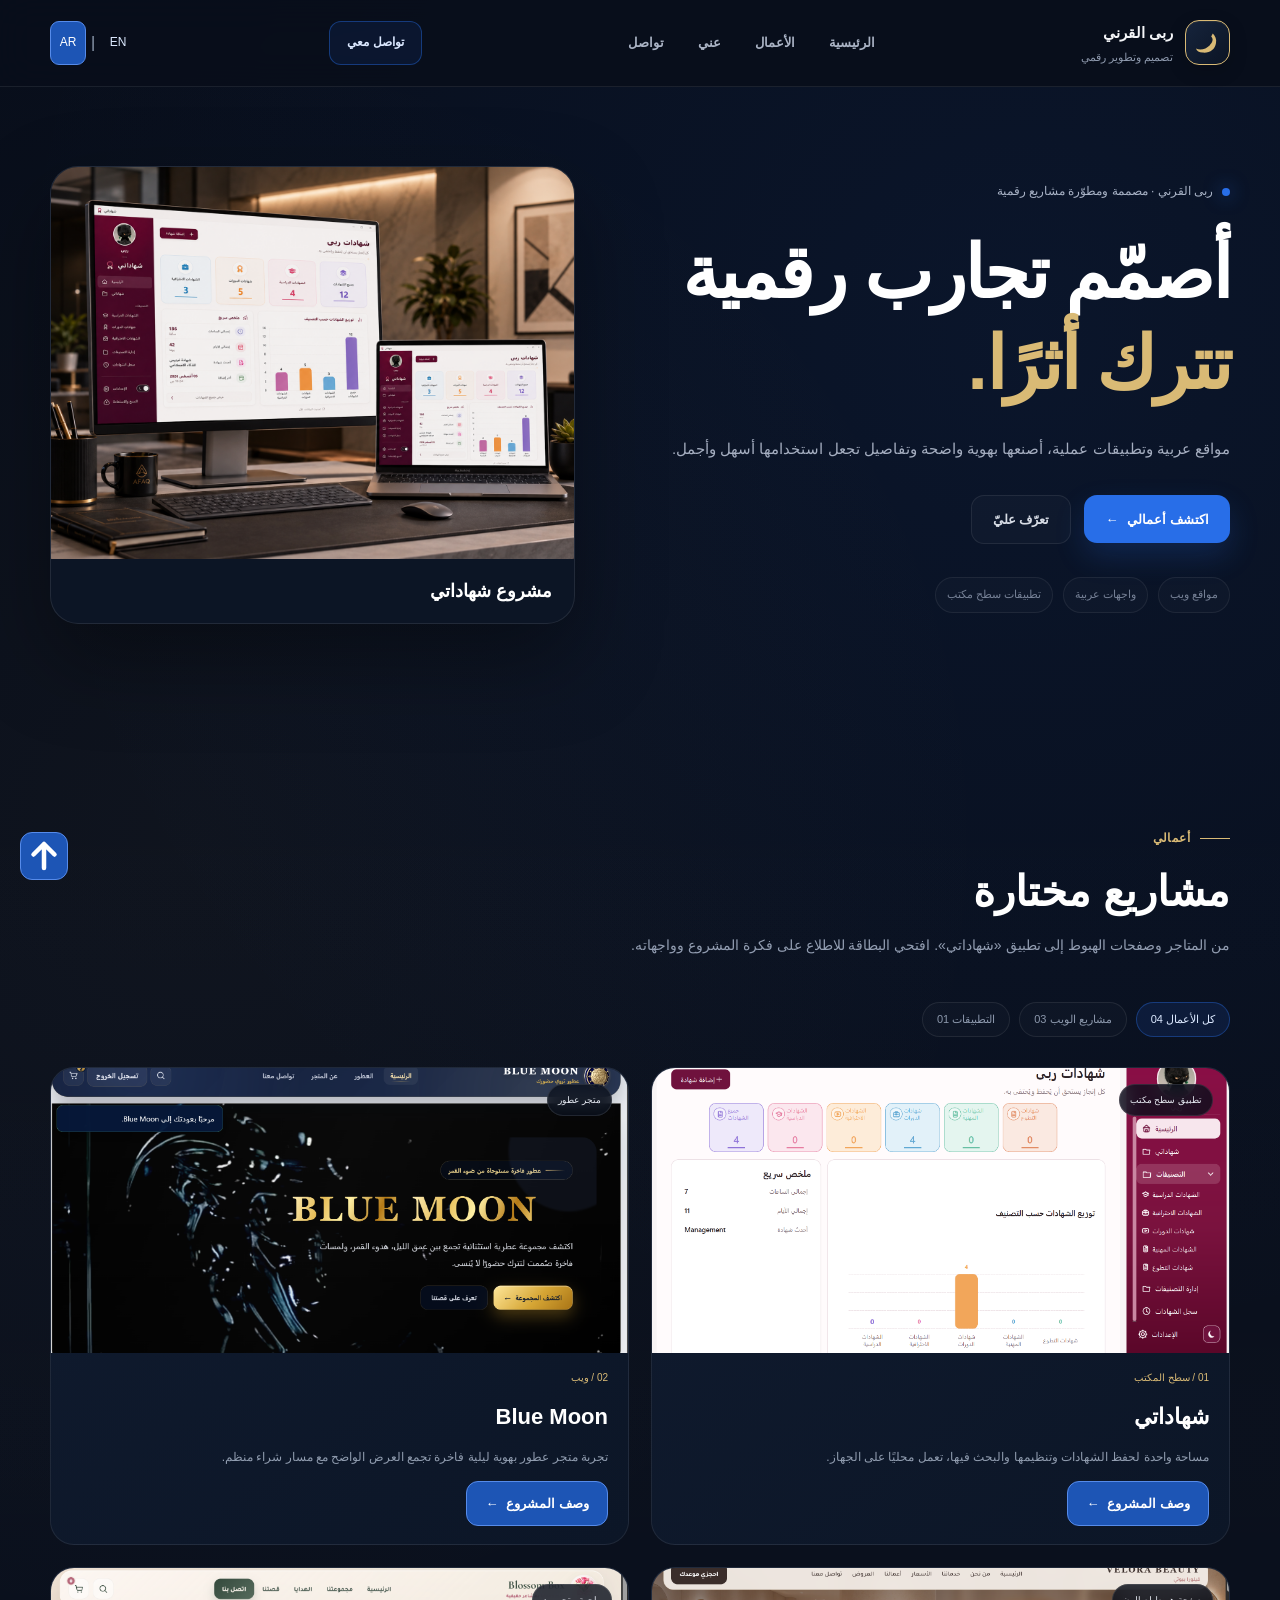
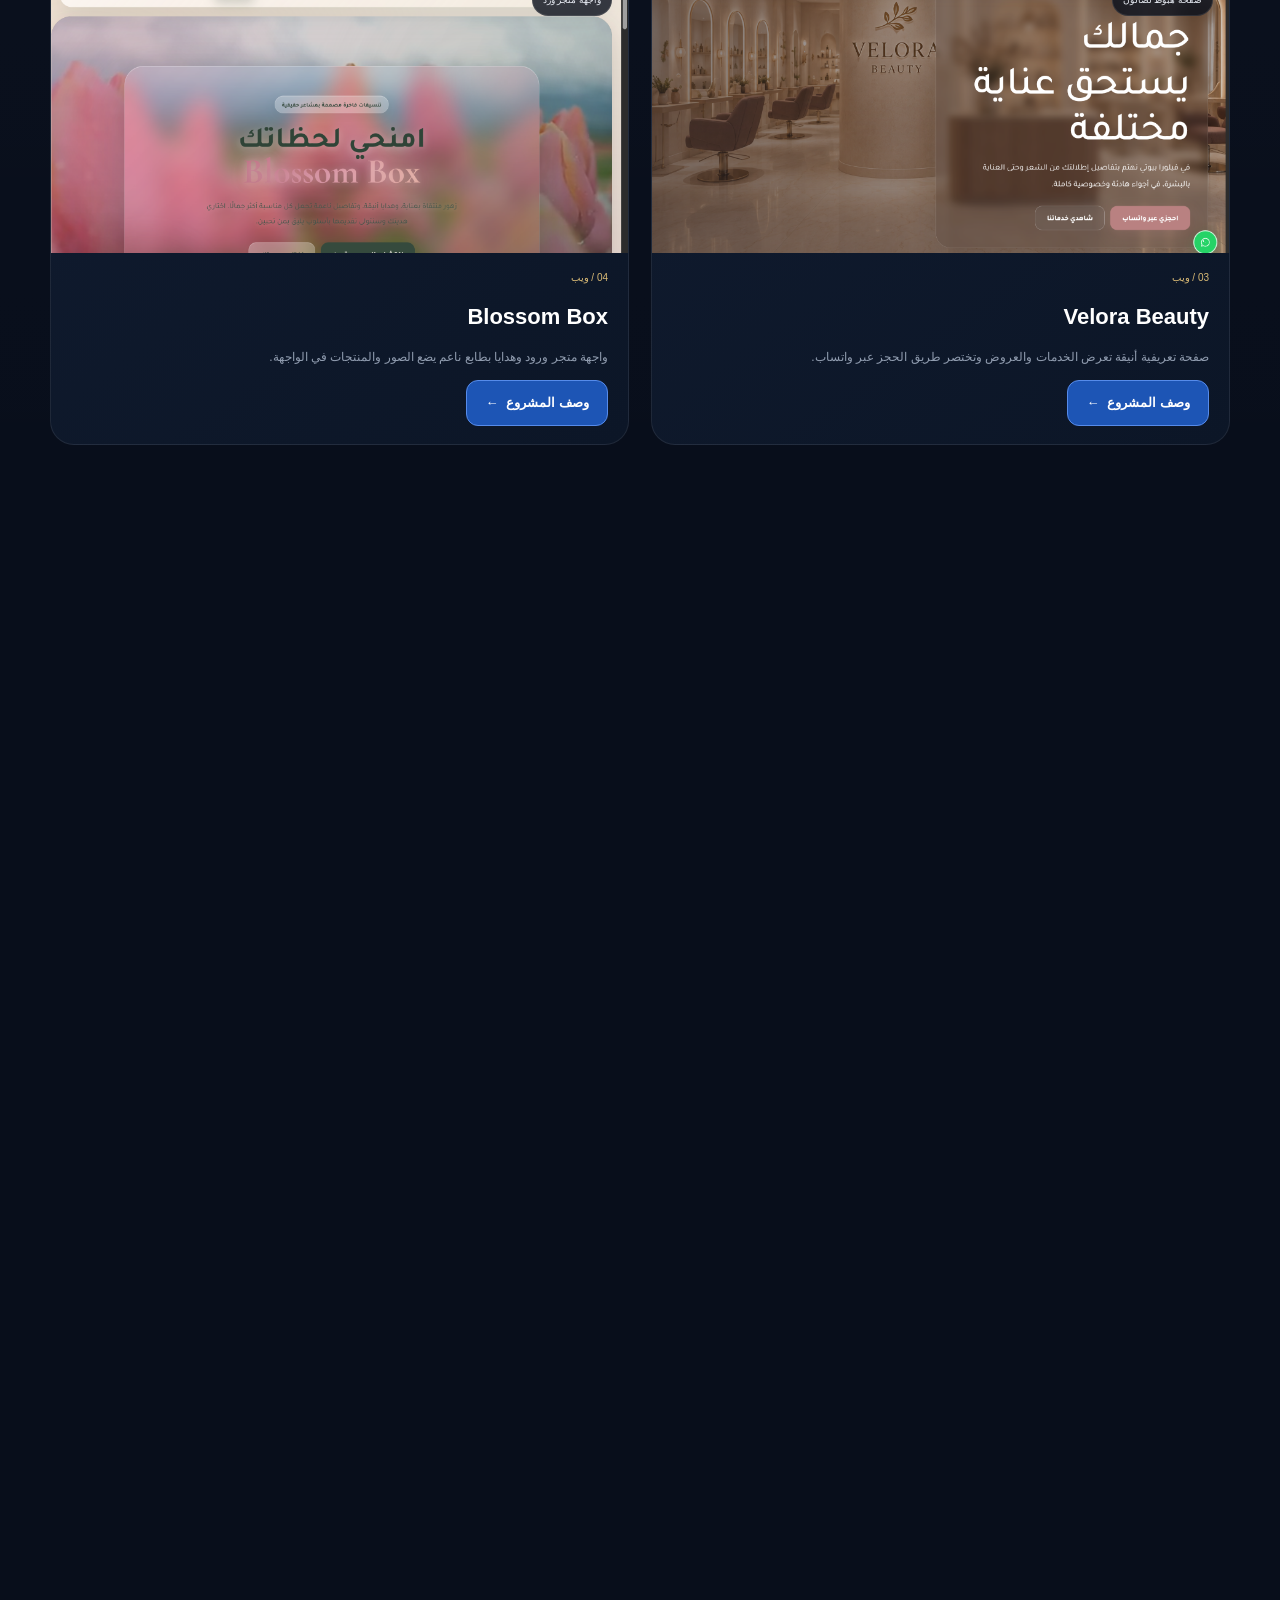
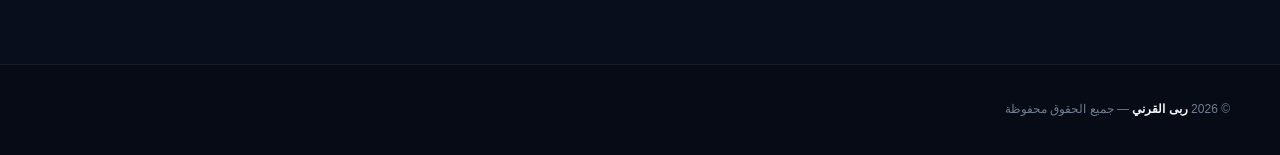
<file: index.html>
<!DOCTYPE html>

<html lang="ar" dir="rtl">

<head>
    <script src="i18n.js"></script>
    <link rel="stylesheet" href="i18n.css">

    <meta charset="UTF-8">

    <meta
        name="viewport"
        content="width=device-width, initial-scale=1.0"
    >

    <meta
        name="description"
        content="معرض أعمال ربى القرني - تصميم وتطوير مواقع عربية وتطبيقات رقمية." data-i18n-content="text56"
    >

    <title data-i18n="text0">ربى القرني | معرض الأعمال</title>


<style>

/* ==============================
   المتغيرات
================================ */

:root {

    --bg: #080e1b;
    --bg-deep: #050a13;

    --surface: #101b2f;
    --surface-light: #14233b;

    --blue: #286ee8;
    --blue-hover: #397cf0;

    --gold: #d9ba75;

    --white: #f4f5f8;

    --muted: #929db1;

    --border:
        rgba(255,255,255,0.08);

    --container: 1180px;

    --radius-lg: 28px;
    --radius-md: 20px;
    --radius-sm: 13px;
}


/* ==============================
   Reset
================================ */

* {
    box-sizing: border-box;
}

html {
    scroll-behavior: smooth;
}

body {

    margin: 0;

    font-family:
        Tahoma,
        Arial,
        sans-serif;

    background:
        radial-gradient(
            circle at 80% 10%,
            rgba(40,110,232,0.08),
            transparent 32%
        ),
        radial-gradient(
            circle at 15% 25%,
            rgba(217,186,117,0.035),
            transparent 30%
        ),
        var(--bg);

    color: var(--white);

    line-height: 1.8;

    overflow-x: hidden;
}

body,
button,
input,
textarea {
    font-family:
        Tahoma,
        Arial,
        sans-serif;
}

img {
    max-width: 100%;
}

button,
a {
    -webkit-tap-highlight-color: transparent;
}


/* ==============================
   عام
================================ */

.container {

    width:
        min(
            var(--container),
            calc(100% - 40px)
        );

    margin: auto;
}

section {
    scroll-margin-top: 100px;
}

.section {
    padding: 100px 0;
}

.section-small {
    padding: 75px 0;
}


/* ==============================
   Typography
================================ */

.eyebrow {

    display: inline-flex;
    align-items: center;
    gap: 10px;

    margin-bottom: 15px;

    color: var(--gold);

    font-size: 12px;
    font-weight: 700;

    letter-spacing: 0.4px;
}

.eyebrow::before {

    content: "";

    width: 30px;
    height: 1px;

    background: var(--gold);
}


.section-heading {

    max-width: 750px;

    margin-bottom: 44px;
}

.section-heading h2 {

    margin: 0 0 12px;

    color: white;

    font-size:
        clamp(
            27px,
            4vw,
            42px
        );

    line-height: 1.35;
}

.section-heading p {

    max-width: 670px;

    margin: 0;

    color: var(--muted);

    font-size: 14px;
}


/* ==============================
   Hero
================================ */

.hero {

    min-height: 720px;

    padding:
        160px 0 90px;

    display: flex;
    align-items: center;
}


.hero-grid {

    display: grid;

    grid-template-columns:
        1.05fr
        0.95fr;

    align-items: center;

    gap: 75px;
}


.hero-copy {
    max-width: 650px;
}


.hero-label {

    display: inline-flex;
    align-items: center;
    gap: 9px;

    margin-bottom: 24px;

    color: #a9b3c6;

    font-size: 12px;
}

.hero-label-dot {

    width: 8px;
    height: 8px;

    border-radius: 50%;

    background: var(--blue);

    box-shadow:
        0 0 18px rgba(40,110,232,0.7);
}


.hero h1 {

    margin: 0 0 24px;

    font-size:
        clamp(
            40px,
            6vw,
            73px
        );

    line-height: 1.25;

    letter-spacing: -2px;

    color: white;
}


.hero h1 span {
    color: var(--gold);
}


.hero-description {

    max-width: 590px;

    margin: 0 0 31px;

    color: #a5aec0;

    font-size: 15px;

    line-height: 2;
}


.hero-actions {

    display: flex;
    align-items: center;
    gap: 13px;

    flex-wrap: wrap;
}


.button {

    min-height: 48px;

    padding: 12px 21px;

    border-radius: 13px;

    display: inline-flex;
    align-items: center;
    justify-content: center;
    gap: 9px;

    text-decoration: none;

    font-size: 13px;
    font-weight: 700;

    transition:
        0.25s ease;
}


.button-primary {

    background: var(--blue);
    color: white;

    box-shadow:
        0 13px 30px
        rgba(40,110,232,0.20);
}


.button-primary:hover {

    background: var(--blue-hover);

    transform:
        translateY(-3px);

    box-shadow:
        0 18px 38px
        rgba(40,110,232,0.26);
}


.button-secondary {

    border:
        1px solid var(--border);

    background:
        rgba(255,255,255,0.025);

    color: #d7dce5;
}


.button-secondary:hover {

    border-color:
        rgba(217,186,117,0.35);

    color: white;

    transform:
        translateY(-3px);
}


.hero-specialties {

    margin-top: 33px;

    display: flex;
    flex-wrap: wrap;
    gap: 10px;

    color: #768196;

    font-size: 11px;
}


.hero-specialties span {

    padding: 7px 11px;

    border:
        1px solid rgba(255,255,255,0.065);

    border-radius: 50px;

    background:
        rgba(255,255,255,0.018);
}


/* ==============================
   Featured Project
================================ */

.featured-project {

    position: relative;

    min-height: 0;

    overflow: hidden;

    border:
        1px solid rgba(255,255,255,0.09);

    border-radius: var(--radius-lg);

    background: #0c1525;

    box-shadow:
        0 35px 85px
        rgba(0,0,0,0.36);

    cursor: pointer;

    transition:
        transform 0.35s ease,
        border-color 0.35s ease;
}


.featured-project:hover {

    transform:
        translateY(-8px);

    border-color:
        rgba(40,110,232,0.36);
}


.featured-project img {
    display: block;
    width: 100%;
    height: auto;
}


.featured-project::after { content: none; }


.featured-label {

    position: absolute;
    z-index: 2;

    top: 22px;
    right: 22px;

    padding: 8px 11px;

    border:
        1px solid rgba(255,255,255,0.12);

    border-radius: 50px;

    background:
        rgba(8,14,27,0.68);

    backdrop-filter:
        blur(12px);

    color: #dce4f3;

    font-size: 10px;
}


.featured-info {
    padding: 16px 22px;
}


.featured-info h3 {
    margin: 0;
    color: white;
    font-size: 18px;
}


.featured-info p {

    margin: 0;

    color: #acb5c7;

    font-size: 12px;
}


.featured-number {

    color: var(--gold);

    font-size: 10px;
}


/* ==============================
   Projects
================================ */

.projects-section {

    background:
        linear-gradient(
            180deg,
            transparent,
            rgba(255,255,255,0.012),
            transparent
        );
}


.project-filters {

    margin-bottom: 30px;

    display: flex;
    flex-wrap: wrap;
    gap: 9px;
}


.filter-button {

    padding: 10px 14px;

    border:
        1px solid var(--border);

    border-radius: 50px;

    background:
        rgba(255,255,255,0.02);

    color: #8c98ac;

    font-size: 11px;

    cursor: pointer;

    transition:
        0.25s ease;
}


.filter-button:hover,
.filter-button.active {

    border-color:
        rgba(40,110,232,0.38);

    background:
        rgba(40,110,232,0.12);

    color: #dce9ff;
}


.projects-grid {

    display: grid;

    grid-template-columns:
        repeat(2, 1fr);

    gap: 22px;
}


.project-card {

    overflow: hidden;

    border:
        1px solid var(--border);

    border-radius: 24px;

    background:
        linear-gradient(
            145deg,
            #101b2f,
            #0c1627
        );

    transition:
        transform 0.35s ease,
        border-color 0.35s ease,
        box-shadow 0.35s ease;
}


.project-card:hover {

    transform:
        translateY(-7px);

    border-color:
        rgba(40,110,232,0.30);

    box-shadow:
        0 25px 60px
        rgba(0,0,0,0.29);
}


.project-image {

    display: block;

    position: relative;

    height: 285px;

    overflow: hidden;

    background: #091221;
}


.project-image img {

    display: block;

    width: 100%;
    height: 100%;

    object-fit: cover;

    transition:
        transform 0.55s ease;
}


.project-card:hover
.project-image img {

    transform:
        scale(1.035);
}


.project-type {

    position: absolute;

    top: 16px;
    right: 16px;

    padding: 7px 10px;

    border:
        1px solid
        rgba(255,255,255,0.10);

    border-radius: 40px;

    background:
        rgba(8,14,27,0.80);

    backdrop-filter:
        blur(8px);

    color: #e9edf5;

    font-size: 9px;
}


.project-content {
    padding: 16px 20px 18px;
}


.project-meta {

    margin-bottom: 10px;

    color: var(--gold);

    font-size: 10px;
}


.project-title {

    display: inline-block;

    margin: 0 0 9px;

    color: white;

    font-size: 22px;
    font-weight: 700;

    text-decoration: none;
}


.project-description {

    min-height: 0;

    margin: 0 0 12px;

    color: #909caf;

    font-size: 12px;

    line-height: 1.9;
}


.project-link {

    display: inline-flex;
    align-items: center;
    gap: 8px;

    color: #ffffff;

    font-size: 13px;
    font-weight: 700;

    text-decoration: none;

    transition:
        color 0.25s ease,
        gap 0.25s ease;

    justify-content: center;
    min-height: 44px;
    padding: 10px 18px;
    border: 1px solid #568bea;
    border-radius: 12px;
    background: #1d55b5;
}

.project-link:focus-visible {
    outline: 3px solid #e0bd70;
    outline-offset: 4px;
}




.project-link:hover {

    color: white;
    gap: 13px;
}


/* ==============================
   About
================================ */

.about-grid {

    display: grid;

    grid-template-columns:
        1fr
        0.9fr;

    gap: 75px;

    align-items: start;
}


.about-content h2 {

    margin:
        0 0 22px;

    color: white;

    font-size:
        clamp(
            30px,
            5vw,
            49px
        );
}


.about-content p {

    max-width: 640px;

    margin:
        0 0 17px;

    color: #9aa5b8;

    font-size: 14px;
}


.skills-panel {

    padding: 28px;

    border:
        1px solid var(--border);

    border-radius: 24px;

    background:
        linear-gradient(
            145deg,
            #101b2f,
            #0c1627
        );
}


.skills-panel h3 {

    margin:
        0 0 23px;

    color: white;

    font-size: 17px;
}


.skill-group {

    padding: 18px 0;

    border-bottom:
        1px solid rgba(255,255,255,0.06);
}


.skill-group:last-child {
    border-bottom: 0;
}


.skill-group-title {

    margin-bottom: 11px;

    color: var(--gold);

    font-size: 10px;
}


.skill-tags {

    display: flex;
    flex-wrap: wrap;
    gap: 8px;
}


.skill-tags span {

    padding: 7px 9px;

    border:
        1px solid rgba(255,255,255,0.065);

    border-radius: 8px;

    background:
        rgba(255,255,255,0.025);

    color: #b4bdcc;

    font-size: 10px;
}


/* ==============================
   Services
================================ */

.services-grid {

    display: grid;

    grid-template-columns:
        repeat(3, 1fr);

    gap: 18px;
}


.service-card {

    min-height: 245px;

    padding: 27px;

    border:
        1px solid var(--border);

    border-radius: 22px;

    background:
        #0d1829;

    transition:
        0.3s ease;
}


.service-card:hover {

    transform:
        translateY(-6px);

    border-color:
        rgba(217,186,117,0.26);

    background:
        #101d31;
}


.service-number {

    margin-bottom: 32px;

    color: var(--gold);

    font-size: 11px;
}


.service-card h3 {

    margin:
        0 0 13px;

    color: white;

    font-size: 18px;
}


.service-card p {

    margin: 0;

    color: #8f9caf;

    font-size: 12px;
}


/* ==============================
   Contact
================================ */

.contact-box {

    position: relative;

    overflow: hidden;

    padding:
        58px
        clamp(25px,5vw,60px);

    border:
        1px solid
        rgba(40,110,232,0.28);

    border-radius: 28px;

    background:
        linear-gradient(
            135deg,
            #10264b,
            #0d1b33
        );
}


.contact-box::after {

    content: "";

    position: absolute;

    width: 300px;
    height: 300px;

    left: -100px;
    top: -130px;

    border-radius: 50%;

    background:
        rgba(40,110,232,0.12);

    filter: blur(20px);
}


.contact-content {

    position: relative;
    z-index: 2;
}


.contact-box h2 {

    margin:
        0 0 12px;

    color: white;

    font-size:
        clamp(
            30px,
            5vw,
            48px
        );
}


.contact-box p {

    max-width: 580px;

    margin:
        0 0 27px;

    color: #aab8ce;

    font-size: 13px;
}


.contact-actions {

    display: flex;
    flex-wrap: wrap;
    align-items: center;
    gap: 13px;
}


.email-link {

    padding: 10px;

    color: #d6deec;

    font-size: 12px;

    text-decoration: none;
}


.email-link:hover {
    color: var(--gold);
}


/* ==============================
   Animation
================================ */

.reveal {

    opacity: 0;

    transform:
        translateY(25px);

    transition:
        opacity 0.7s ease,
        transform 0.7s ease;
}

.reveal.visible {

    opacity: 1;

    transform:
        translateY(0);
}


/* ==============================
   Responsive
================================ */

@media (max-width: 930px) {

    .hero-grid,
    .about-grid {

        grid-template-columns:
            1fr;

        gap: 45px;
    }

    .hero {
        padding-top: 135px;
    }

    .featured-project {
        min-height: 0;
    }

    .services-grid {
        grid-template-columns:
            1fr;
    }

}


@media (max-width: 720px) {

    .container {
        width:
            min(
                100% - 28px,
                var(--container)
            );
    }

    .section {
        padding:
            75px 0;
    }

    .hero {
        min-height: auto;

        padding:
            135px 0 65px;
    }

    .hero h1 {

        font-size:
            clamp(
                38px,
                12vw,
                55px
            );

        letter-spacing:
            -1px;
    }

    .projects-grid {
        grid-template-columns:
            1fr;
    }

    .project-image {
        height: 235px;
    }

    .section-heading {
        margin-bottom:
            32px;
    }

    .project-filters {
        gap: 7px;
    }

    .filter-button {
        font-size: 10px;
    }

}


@media (max-width: 470px) {

    .hero-actions {
        align-items: stretch;
    }

    .button {
        width: 100%;
    }

    .featured-project {
        min-height: 0;
    }

    .contact-actions {
        align-items: stretch;
    }

    .email-link {
        text-align: center;
    }
}

</style>

</head>


<body id="home">


<!-- =============================
     Header
============================== -->

<div id="siteHeader"></div>


<main>


<!-- =============================
     Hero
============================== -->

<section class="hero">

    <div class="container">

        <div class="hero-grid">

            <div class="hero-copy reveal">

                <div class="hero-label">

                    <span class="hero-label-dot"></span>

                    <i18n-text data-i18n="text1">ربى القرني · مصممة ومطوّرة مشاريع رقمية</i18n-text>

                </div>


                <h1>

                    <i18n-text data-i18n="text2">أصمّم تجارب رقمية</i18n-text>
                    <span data-i18n="text3">تترك أثرًا.</span>

                </h1>


                <p class="hero-description" data-i18n="text4">

                    مواقع عربية وتطبيقات عملية، أصنعها بهوية واضحة وتفاصيل تجعل استخدامها أسهل وأجمل.

                </p>


                <div class="hero-actions">

                    <a
                        href="#projects"
                        class="button button-primary"
                    >
                        <i18n-text data-i18n="text5">اكتشف أعمالي</i18n-text>
                        <span>←</span>
                    </a>

                    <a
                        href="#about"
                        class="button button-secondary"
                     data-i18n="text6">
                        تعرّف عليّ
                    </a>

                </div>


                <div class="hero-specialties">

                    <span data-i18n="text7">
                        مواقع ويب
                    </span>

                    <span data-i18n="text8">
                        واجهات عربية
                    </span>

                    <span data-i18n="text9">
                        تطبيقات سطح مكتب
                    </span>

                </div>

            </div>


            <article
                class="featured-project reveal"
                data-url="shahadati.html"
                tabindex="0"
                aria-label="فتح مشروع شهاداتي" data-i18n-aria-label="text57"
            >
                <img
                    src="media/img13.png"
                    alt="عرض تطبيق شهاداتي على شاشة مكتبية ولابتوب" data-i18n-alt="text58"
                    loading="eager"
                >
                <div class="featured-info">
                    <h3 data-i18n="text10">مشروع شهاداتي</h3>
                </div>
            </article>

        </div>

    </div>

</section>


<!-- =============================
     Projects
============================== -->

<section
    class="section projects-section"
    id="projects"
>

    <div class="container">


        <div class="section-heading reveal">

            <div class="eyebrow" data-i18n="text11">
                أعمالي
            </div>

            <h2 data-i18n="text12">
                مشاريع مختارة
            </h2>

            <p data-i18n="text13">

                من المتاجر وصفحات الهبوط إلى تطبيق «شهاداتي». افتحي البطاقة للاطلاع على فكرة المشروع وواجهاته.

            </p>

        </div>


        <div
            class="project-filters reveal"
            role="group"
            aria-label="تصفية المشاريع" data-i18n-aria-label="text59"
        >

            <button
                class="filter-button active"
                data-filter="all"
                type="button"
             data-i18n="text14">
                كل الأعمال 04
            </button>

            <button
                class="filter-button"
                data-filter="web"
                type="button"
             data-i18n="text15">
                مشاريع الويب 03
            </button>

            <button
                class="filter-button"
                data-filter="desktop"
                type="button"
             data-i18n="text16">
                التطبيقات 01
            </button>

        </div>


        <div class="projects-grid">


            <!-- شهاداتي -->

            <article
                class="project-card reveal"
                data-category="desktop"
            >

                <a
                    href="shahadati.html"
                    class="project-image"
                >

                    <img
                        src="media/img7.png"
                        alt="واجهة تطبيق شهاداتي" data-i18n-alt="text60"
                        loading="lazy"
                    >

                    <span class="project-type" data-i18n="text17">
                        تطبيق سطح مكتب
                    </span>

                </a>


                <div class="project-content">

                    <div class="project-meta" data-i18n="text18">
                        01 / سطح المكتب
                    </div>

                    <a
                        href="shahadati.html"
                        class="project-title"
                     data-i18n="text19">
                        شهاداتي
                    </a>

                    <p class="project-description" data-i18n="text20">

                        مساحة واحدة لحفظ الشهادات وتنظيمها والبحث فيها، تعمل محليًا على الجهاز.

                    </p>

                    <a
                        href="shahadati.html"
                        class="project-link"
                    >
                        <i18n-text data-i18n="text21">وصف المشروع</i18n-text>
                        <span>←</span>
                    </a>

                </div>

            </article>


            <!-- Blue Moon -->

            <article
                class="project-card reveal"
                data-category="web"
            >

                <a
                    href="blue-moon.html"
                    class="project-image"
                >

                    <img
                        src="media/img3.png"
                        alt="واجهة متجر Blue Moon" data-i18n-alt="text61"
                        loading="lazy"
                    >

                    <span class="project-type" data-i18n="text22">
                        متجر عطور
                    </span>

                </a>


                <div class="project-content">

                    <div class="project-meta" data-i18n="text23">
                        02 / ويب
                    </div>

                    <a
                        href="blue-moon.html"
                        class="project-title"
                     data-i18n="text24">
                        Blue Moon
                    </a>

                    <p class="project-description" data-i18n="text25">

                        تجربة متجر عطور بهوية ليلية فاخرة تجمع العرض الواضح مع مسار شراء منظم.

                    </p>

                    <a
                        href="blue-moon.html"
                        class="project-link"
                    >
                        <i18n-text data-i18n="text21">وصف المشروع</i18n-text>
                        <span>←</span>
                    </a>

                </div>

            </article>


            <!-- Velora -->

            <article
                class="project-card reveal"
                data-category="web"
            >

                <a
                    href="velora-beauty.html"
                    class="project-image"
                >

                    <img
                        src="media/img12.png"
                        alt="واجهة مشروع Velora Beauty" data-i18n-alt="text62"
                        loading="lazy"
                    >

                    <span class="project-type" data-i18n="text26">
                        صفحة هبوط لصالون
                    </span>

                </a>


                <div class="project-content">

                    <div class="project-meta" data-i18n="text27">
                        03 / ويب
                    </div>

                    <a
                        href="velora-beauty.html"
                        class="project-title"
                     data-i18n="text28">
                        Velora Beauty
                    </a>

                    <p class="project-description" data-i18n="text29">

                        صفحة تعريفية أنيقة تعرض الخدمات والعروض وتختصر طريق الحجز عبر واتساب.

                    </p>

                    <a
                        href="velora-beauty.html"
                        class="project-link"
                    >
                        <i18n-text data-i18n="text21">وصف المشروع</i18n-text>
                        <span>←</span>
                    </a>

                </div>

            </article>


            <!-- Blossom -->

            <article
                class="project-card reveal"
                data-category="web"
            >

                <a
                    href="blossom-box.html"
                    class="project-image"
                >

                    <img
                        src="media/img.png"
                        alt="واجهة مشروع Blossom Box" data-i18n-alt="text63"
                        loading="lazy"
                    >

                    <span class="project-type" data-i18n="text30">
                        واجهة متجر ورد
                    </span>

                </a>


                <div class="project-content">

                    <div class="project-meta" data-i18n="text31">
                        04 / ويب
                    </div>

                    <a
                        href="blossom-box.html"
                        class="project-title"
                     data-i18n="text32">
                        Blossom Box
                    </a>

                    <p class="project-description" data-i18n="text33">

                        واجهة متجر ورود وهدايا بطابع ناعم يضع الصور والمنتجات في الواجهة.

                    </p>

                    <a
                        href="blossom-box.html"
                        class="project-link"
                    >
                        <i18n-text data-i18n="text21">وصف المشروع</i18n-text>
                        <span>←</span>
                    </a>

                </div>

            </article>

        </div>

    </div>

</section>


<!-- =============================
     About
============================== -->

<section
    class="section"
    id="about"
>

    <div class="container">

        <div class="about-grid">


            <div class="about-content reveal">

                <div class="eyebrow" data-i18n="text34">
                    عني
                </div>

                <h2 data-i18n="text35">
                    مرحبًا، أنا ربى.
                </h2>

                <p data-i18n="text36">

                    أصمّم وأطوّر واجهات ويب عربية ومشاريع رقمية تهتم بالتفاصيل وبسهولة الاستخدام على الجوال وسطح المكتب.

                </p>

                <p data-i18n="text37">

                    أبدأ بفهم الفكرة، ثم أحوّلها إلى تصميم واضح وتجربة يمكن للعميل استخدامها بثقة.

                </p>

            </div>


            <div class="skills-panel reveal">

                <h3 data-i18n="text38">
                    أدواتي ومهاراتي
                </h3>


                <div class="skill-group">

                    <div class="skill-group-title" data-i18n="text39">
                        التصميم
                    </div>

                    <div class="skill-tags">

                        <span data-i18n="text8">
                            واجهات عربية
                        </span>

                        <span data-i18n="text40">
                            تصميم متجاوب
                        </span>

                        <span data-i18n="text41">
                            تجربة مستخدم
                        </span>

                    </div>

                </div>


                <div class="skill-group">

                    <div class="skill-group-title" data-i18n="text42">
                        تطوير الويب
                    </div>

                    <div class="skill-tags">

                        <span data-i18n="text43">HTML</span>
                        <span data-i18n="text44">CSS</span>
                        <span data-i18n="text45">JavaScript</span>
                        <span data-i18n="text46">Python</span>
                        <span data-i18n="text47">Django</span>

                    </div>

                </div>


                <div class="skill-group">

                    <div class="skill-group-title" data-i18n="text48">
                        تطبيقات وبيانات
                    </div>

                    <div class="skill-tags">

                        <span data-i18n="text49">PySide6</span>
                        <span data-i18n="text50">SQLite</span>

                    </div>

                </div>

            </div>

        </div>

    </div>

</section>


<!-- =============================
     Services
============================== -->




<!-- =============================
     Contact
============================== -->

<section
    class="section-small"
    id="contact"
>

    <div class="container">

        <div class="contact-box reveal">

            <div class="contact-content">

                <div class="eyebrow" data-i18n="text51">
                    تواصل
                </div>

                <h2 data-i18n="text52">
                    تواصل معي
                </h2>

                <p data-i18n="text53">

                    يسعدني تواصلك عبر واتساب أو البريد الإلكتروني.

                </p>


                <div class="contact-actions">

                    <a
                        href="#"
                        class="button button-primary"
                        id="whatsappButton"
                    >
                        <i18n-text data-i18n="text54">راسليني عبر واتساب</i18n-text>
                        <span>↗</span>
                    </a>


                    <a
                        href="mailto:Rmochi248@gmail.com"
                        class="email-link"
                     data-i18n="text55">
                        Rmochi248@gmail.com
                    </a>

                </div>

            </div>

        </div>

    </div>

</section>


</main>


<!-- =============================
     Footer
============================== -->

<div id="siteFooter"></div>


<script>

/* ===================================
   تحميل Header / Footer
=================================== */

async function loadTemplate(
    elementId,
    fileName
) {

    const target =
        document.getElementById(elementId);

    if (!target) {
        return;
    }

    try {

        const response =
            await fetch(fileName);

        if (!response.ok) {
            throw new Error(
                "تعذر تحميل " + fileName
            );
        }

        const html =
            await response.text();

        target.innerHTML = html;


        /*
        تشغيل JavaScript الموجود
        داخل القالب المحمل.
        */

        const scripts =
            target.querySelectorAll("script");

        scripts.forEach(
            function (oldScript) {

                const newScript =
                    document.createElement("script");

                Array.from(
                    oldScript.attributes
                ).forEach(
                    function (attribute) {

                        newScript.setAttribute(
                            attribute.name,
                            attribute.value
                        );

                    }
                );

                newScript.textContent =
                    oldScript.textContent;

                oldScript.replaceWith(
                    newScript
                );
            }
        );

    }

    catch (error) {

        console.error(
            "Template loading error:",
            error
        );

    }
}


loadTemplate(
    "siteHeader",
    "header.html"
);

loadTemplate(
    "siteFooter",
    "footer.html"
);


/* ===================================
   المشروع المختار
=================================== */

const featuredProject =
    document.querySelector(
        ".featured-project"
    );

if (featuredProject) {

    const openFeaturedProject =
        function () {

            const url =
                featuredProject.dataset.url;

            if (url) {
                window.location.href = url;
            }
        };


    featuredProject.addEventListener(
        "click",
        openFeaturedProject
    );


    featuredProject.addEventListener(
        "keydown",
        function (event) {

            if (
                event.key === "Enter" ||
                event.key === " "
            ) {

                event.preventDefault();

                openFeaturedProject();

            }
        }
    );
}


/* ===================================
   Project Filters
=================================== */

const filterButtons =
    document.querySelectorAll(
        ".filter-button"
    );

const projectCards =
    document.querySelectorAll(
        ".project-card"
    );


filterButtons.forEach(
    function (button) {

        button.addEventListener(
            "click",
            function () {

                const filter =
                    button.dataset.filter;


                filterButtons.forEach(
                    function (item) {

                        item.classList.remove(
                            "active"
                        );

                    }
                );


                button.classList.add(
                    "active"
                );


                projectCards.forEach(
                    function (card) {

                        const category =
                            card.dataset.category;

                        const shouldShow =
                            filter === "all" ||
                            category === filter;


                        if (shouldShow) {

                            card.style.display =
                                "";

                        }

                        else {

                            card.style.display =
                                "none";

                        }

                    }
                );

            }
        );

    }
);


/* ===================================
   Scroll Reveal
=================================== */

const revealElements =
    document.querySelectorAll(
        ".reveal"
    );


const observer =
    new IntersectionObserver(

        function (entries) {

            entries.forEach(
                function (entry) {

                    if (
                        entry.isIntersecting
                    ) {

                        entry.target
                            .classList
                            .add("visible");

                        observer.unobserve(
                            entry.target
                        );

                    }

                }
            );

        },

        {
            threshold: 0.12
        }

    );


revealElements.forEach(
    function (element) {

        observer.observe(
            element
        );

    }
);


/* ===================================
   WhatsApp
=================================== */

/*
ضعي الرقم بصيغة دولية بدون +
مثال سعودي:
9665XXXXXXXX

تركته فارغًا لأنك لم تزوديني
برقم الواتساب.
*/

const WHATSAPP_NUMBER = "0558325505";


const whatsappMessage =
    "مرحبًا ربى، أرغب في التواصل معك.";


const whatsappButton =
    document.getElementById(
        "whatsappButton"
    );


if (whatsappButton) {

    whatsappButton.addEventListener(
        "click",
        function (event) {

            event.preventDefault();

            const encodedMessage =
                encodeURIComponent(window.portfolioI18n.t("whatsapp"));


            let url;


            if (
                WHATSAPP_NUMBER.trim()
            ) {

                url =
                    "https://wa.me/" +
                    WHATSAPP_NUMBER +
                    "?text=" +
                    encodedMessage;

            }

            else {

                /*
                إذا لم يوضع رقم:
                يفتح واتساب مع الرسالة
                ويتيح اختيار المحادثة.
                */

                url =
                    "https://wa.me/?text=" +
                    encodedMessage;

            }


            window.open(
                url,
                "_blank",
                "noopener,noreferrer"
            );

        }
    );

}

</script>

</body>
</html>
</file>
<file: i18n.css>
/* Language controls inherit the existing header palette. */
.language-switch {
    display: inline-flex;
    align-items: center;
    gap: 5px;
    flex-shrink: 0;
    color: #96a3b8;
}
.language-switch button {
    min-width: 36px;
    min-height: 44px;
    padding: 4px;
    border: 1px solid transparent;
    border-radius: 9px;
    background: transparent;
    color: #dce9ff;
    font: inherit;
    font-size: 12px;
    cursor: pointer;
}
.language-switch button[aria-pressed="true"] {
    border-color: #568bea;
    background: #1d55b5;
    color: white;
}
.language-switch button:focus-visible {
    outline: 2px solid #d9ba75;
    outline-offset: 2px;
}
html[dir="ltr"] .feature-list li { padding: 11px 0 11px 22px; }
html[dir="ltr"] .feature-list li::before { right: auto; left: 0; }
html[dir="ltr"] .project-type { right: auto; left: 16px; }
html[dir="ltr"] .project-counter { text-align: right; }
html[dir="ltr"] .next-arrow,
html[dir="ltr"] .project-link > span:not([data-i18n]),
html[dir="ltr"] .hero-actions a > span:not([data-i18n]) {
    display: inline-block;
    transform: scaleX(-1);
}
html[dir="ltr"] .hero h1 { letter-spacing: -1px; }
.hero-content, .project-content, .contact-content, .brand-text { min-width: 0; }
html[dir="ltr"] .project-title { overflow-wrap: anywhere; }
@media (max-width: 1000px) and (min-width: 851px) {
    .site-header .header-container { gap: 12px; }
    html[dir="ltr"] .header-contact { padding-inline: 12px; }
}
@media (max-width: 850px) {
    .site-header .header-container { gap: 10px; }
    .language-switch { margin-inline-start: auto; }
    html[dir="ltr"] .project-counter { text-align: left; }
}
@media (max-width: 470px) {
    .site-header .header-brand { gap: 7px; }
    .language-switch { gap: 2px; }
    .language-switch button { min-width: 30px; }
    html[dir="ltr"] .brand-name { font-size: 13px; }
}
</file>
